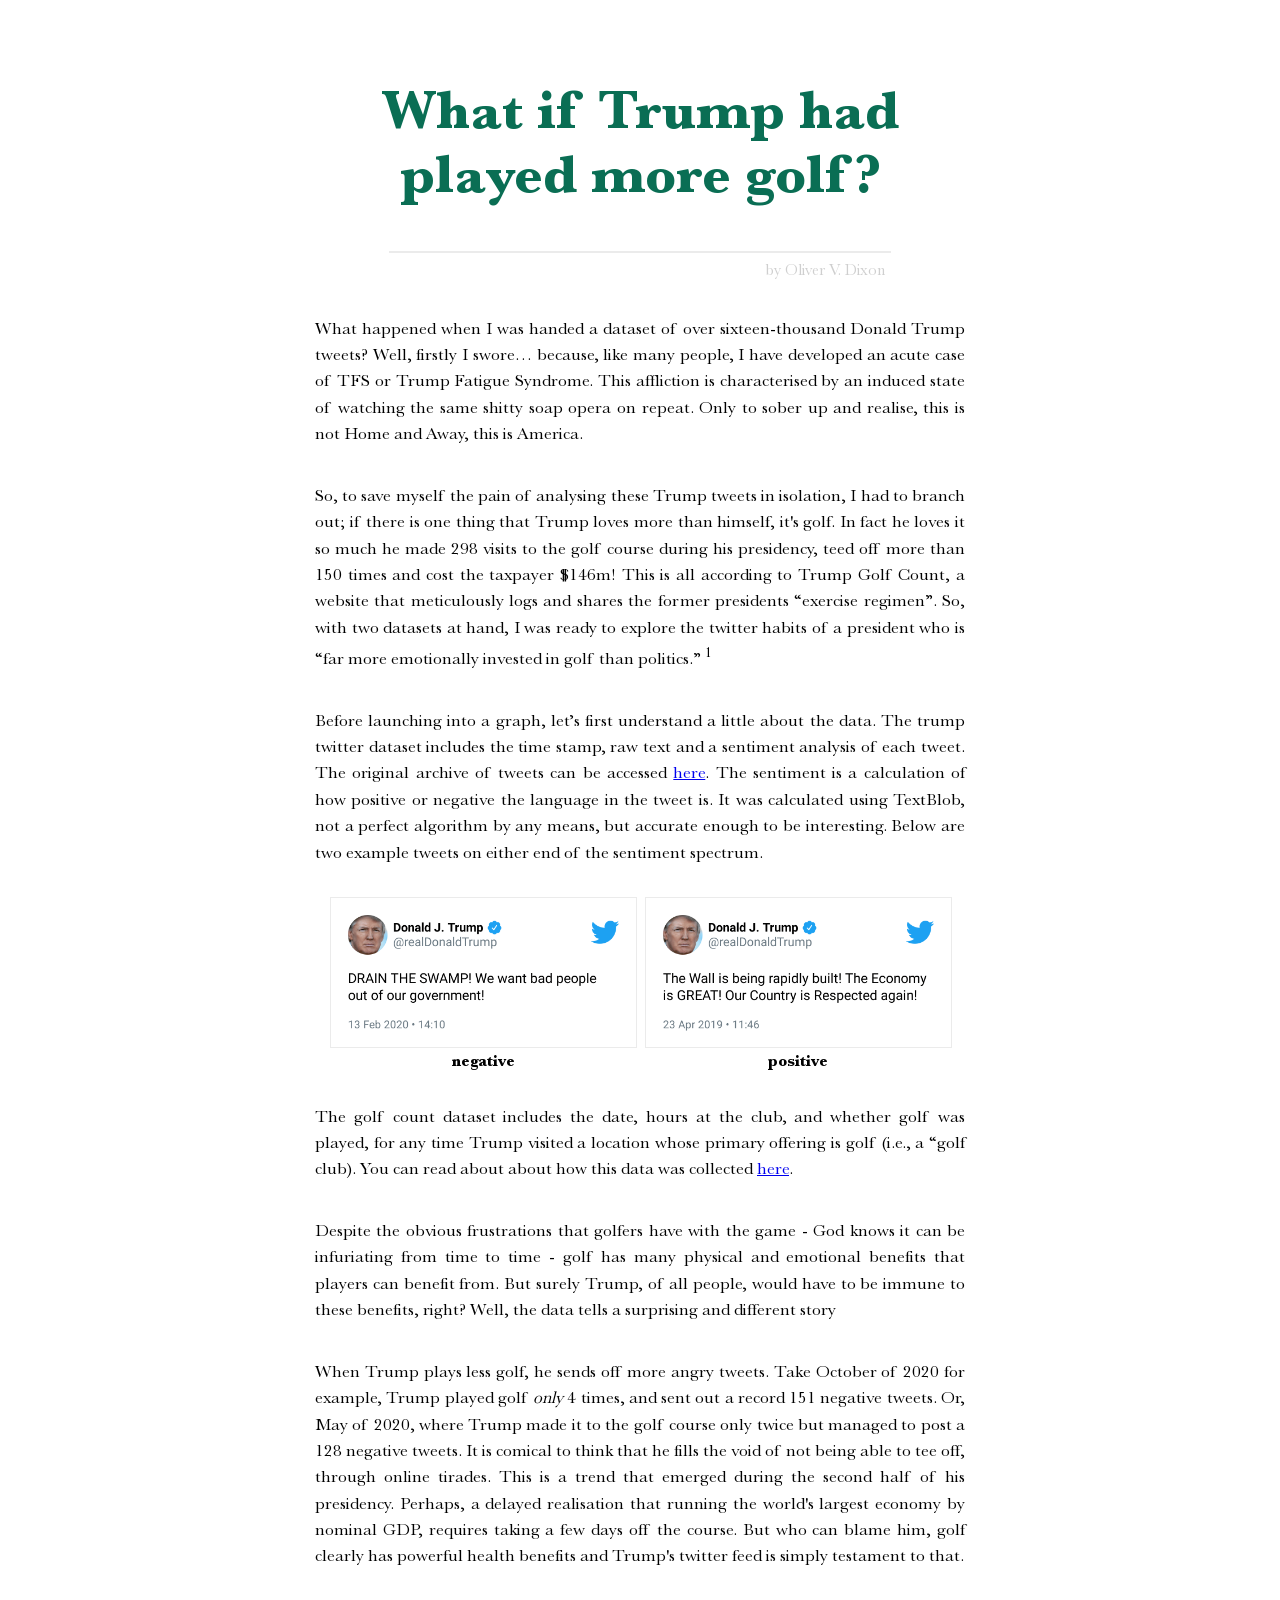
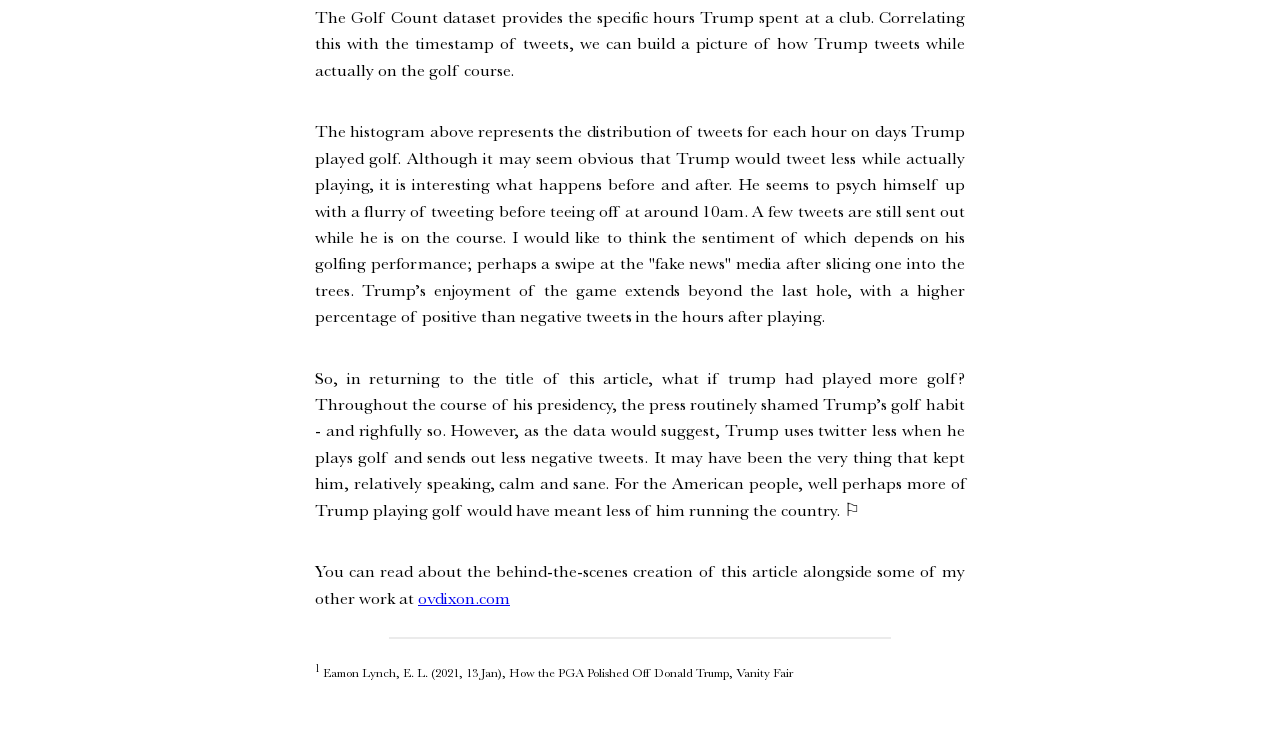
<file: index.html>
<!DOCTYPE html>
<html>
<head>
<title>Trump: Twitter & Golf</title>
<link rel="stylesheet" href="style.css" />
<script src="https://cdn.plot.ly/plotly-latest.min.js"></script>
</head>
<body>

    <div class="container">
        <h1>What if Trump had <br>played more golf?</h1>
        <hr class="divider">
        <a class="author" href="https://ovdixon.com" target="_blank">by Oliver V. Dixon</a><br>

        

        <p>What happened when I was handed a dataset of over sixteen-thousand Donald Trump tweets? Well, firstly I swore… because, like many people, I have developed an acute case of TFS or Trump Fatigue Syndrome. This affliction is characterised by an induced state of watching the same shitty soap opera on repeat. Only to sober up and realise, this is not Home and Away, this is America. </p>

        <p>So, to save myself the pain of analysing these Trump tweets in isolation, I had to branch out; if there is one thing that Trump loves more than himself, it's golf. In fact he loves it so much he made 298 visits to the golf course during his presidency, teed off more than 150 times and cost the taxpayer $146m! This is all according to Trump Golf Count, a website that meticulously logs and shares the former presidents “exercise regimen”. So, with two datasets at hand, I was ready to explore the twitter habits of a president who is “far more emotionally invested in golf than politics.” <sup>1</sup></p>

        <p>Before launching into a graph, let’s first understand a little about the data. The trump twitter dataset includes the time stamp, raw text and a sentiment analysis of each tweet. The original archive of tweets can be accessed <a href="https://trumpgolfcount.com/displayfaq" target="_blank">here</a>. The sentiment is a calculation of how positive or negative the language in the tweet is. It was calculated using TextBlob, not a perfect algorithm by any means, but accurate enough to be interesting. Below are two example tweets on either end of the sentiment spectrum.</p>

        <div class="image-row">
            <div class="image-column">
                <img src="img/negative.png" alt="Tweet" style="width:100%">
                <figcaption>negative </figcaption>
            </div>
            <div class="image-column">
                <img src="img/positive.png" alt="Tweet" style="width:100%">
                <figcaption> positive </figcaption>
            </div>
        </div>

        <p>The golf count dataset includes the date, hours at the club, and whether golf was played, for any time Trump visited a location whose primary offering is golf (i.e., a “golf club). You can read about about how this data was collected <a href="https://trumpgolfcount.com/displayfaq" target="_blank">here</a>.</p>

        <p>Despite the obvious frustrations that golfers have with the game - God knows it can be infuriating from time to time - golf has many physical and emotional benefits that players can benefit from. But surely Trump, of all people, would have to be immune to these benefits, right? Well, the data tells a surprising and different story</p>

        <div class="plotly" id="plot1" ></div>

        <p>When Trump plays less golf, he sends off more angry tweets. Take October of 2020 for example, Trump played golf <i>only</i> 4 times, and sent out a record 151 negative tweets. Or, May of 2020, where Trump made it to the golf course only twice but managed to post a 128 negative tweets. It is comical to think that he fills the void of not being able to tee off, through online tirades. This is a trend that emerged during the second half of his presidency.  Perhaps, a delayed realisation that running the world's largest economy by nominal GDP, requires taking a few days off the course. But who can blame him, golf clearly has powerful health benefits and Trump's twitter feed is simply testament to that.</p>

        <p>The Golf Count dataset provides the specific hours Trump spent at a club. Correlating this with the timestamp of tweets, we can build a picture of how Trump tweets while actually on the golf course.</p>

        <div class="plotly" id="plot2" ></div>

        <p>The histogram above represents the distribution of tweets for each hour on days Trump played golf. Although it may seem obvious that Trump would tweet less while actually playing, it is interesting what happens before and after. He seems to psych himself up with a flurry of tweeting before teeing off at around 10am. A few tweets are still sent out while he is on the course. I would like to think the sentiment of which depends on his golfing performance; perhaps a swipe at the "fake news" media after slicing one into the trees. Trump’s enjoyment of the game extends beyond the last hole, with a higher percentage of positive than negative tweets in the hours after playing. </p>

        <p>So, in returning to the title of this article, what if trump had played more golf? Throughout the course of his presidency, the press routinely shamed Trump’s golf habit - and righfully so. However, as the data would suggest, Trump uses twitter less when he plays golf and sends out less negative tweets. It may have been the very thing that kept him, relatively speaking, calm and sane. For the American people, well perhaps more of Trump playing golf would have meant less of him running the country. ⚐

        <p>You can read about the behind-the-scenes creation of this article alongside some of my other work at <a href="https://ovdixon.com" target="_blank">ovdixon.com</a></p>


        <hr class="divider">

         <p class="footnote"><sup>1</sup>  Eamon Lynch, E. L. (2021, 13 Jan), How the PGA Polished Off Donald Trump, Vanity Fair</p>

    </div>


</body>

<script src="script.js"></script>

</html>
</file>
<file: style.css>
@font-face {
    font-family: 'Baskerville-Bold';
    src: url('fonts/Baskerville-Bold.ttf'); 
}

@font-face {
    font-family: 'Baskerville';
    src: url('fonts/Baskerville.ttf'); 
}

body{
    display: grid;
    place-items: center;
    font-family: 'Baskerville';
}

.container{
    width: 650px;
    display: flex;
    flex-direction: column;
    padding: 2rem;
}

h1 {
    text-align: center;
    font-family: 'Baskerville-Bold';
    font-size: 3.5em;
    color: #0A6E54;
}

.author{
    color: #cfcfcf;
    text-decoration: none;
    text-align: right;
    margin-right: 80px;
}

p {
    font-family: 'Baskerville';
    text-align: justify;
    line-height: 1.5em;
    font-size: 1.1em;
}

.divider{
    border: 1px solid #ebebeb;
    width: 500px;

}

img {
    border: 1px solid #ebebeb;
}

.plotly{
    width: 100%;
}

.image-row{
    display: flex;
    padding: 10px;
}

.image-column{
    display: inline-block;
    padding: 5px;
    
}

figcaption{
    font-family: 'Baskerville-Bold';
    text-align: center;
}

.footnote{
    font-size: 0.8em;
}

.infolayer [class^='y'][class$='title'] {
    transform: rotate(0deg) translate(16px, -10px);
}
  


  @media only screen 
  and (min-device-width: 375px) 
  and (max-device-width: 812px) 
  and (-webkit-min-device-pixel-ratio: 3)
  and (orientation: portrait) { 
    h1{
      font-size: 5em;
    }

    .divider{
    border: 3px solid #ebebeb;
    width: 600px;
    }

    .author{
    font-size: 2em;
    margin-right: 105px;
}

    p{
        font-size: 2.5em;
    }

    figcaption{
      font-size: 1.8em;
    }

    .container{
        width: 800px;
    }

    .infolayer [class^='y'][class$='title'] {
        transform: rotate(0deg) translate(14px, 0px);
    }

    .image-row{
        flex-direction: column;
    }


.image-column{
    margin-bottom: 20px;
    
}

}
</file>
